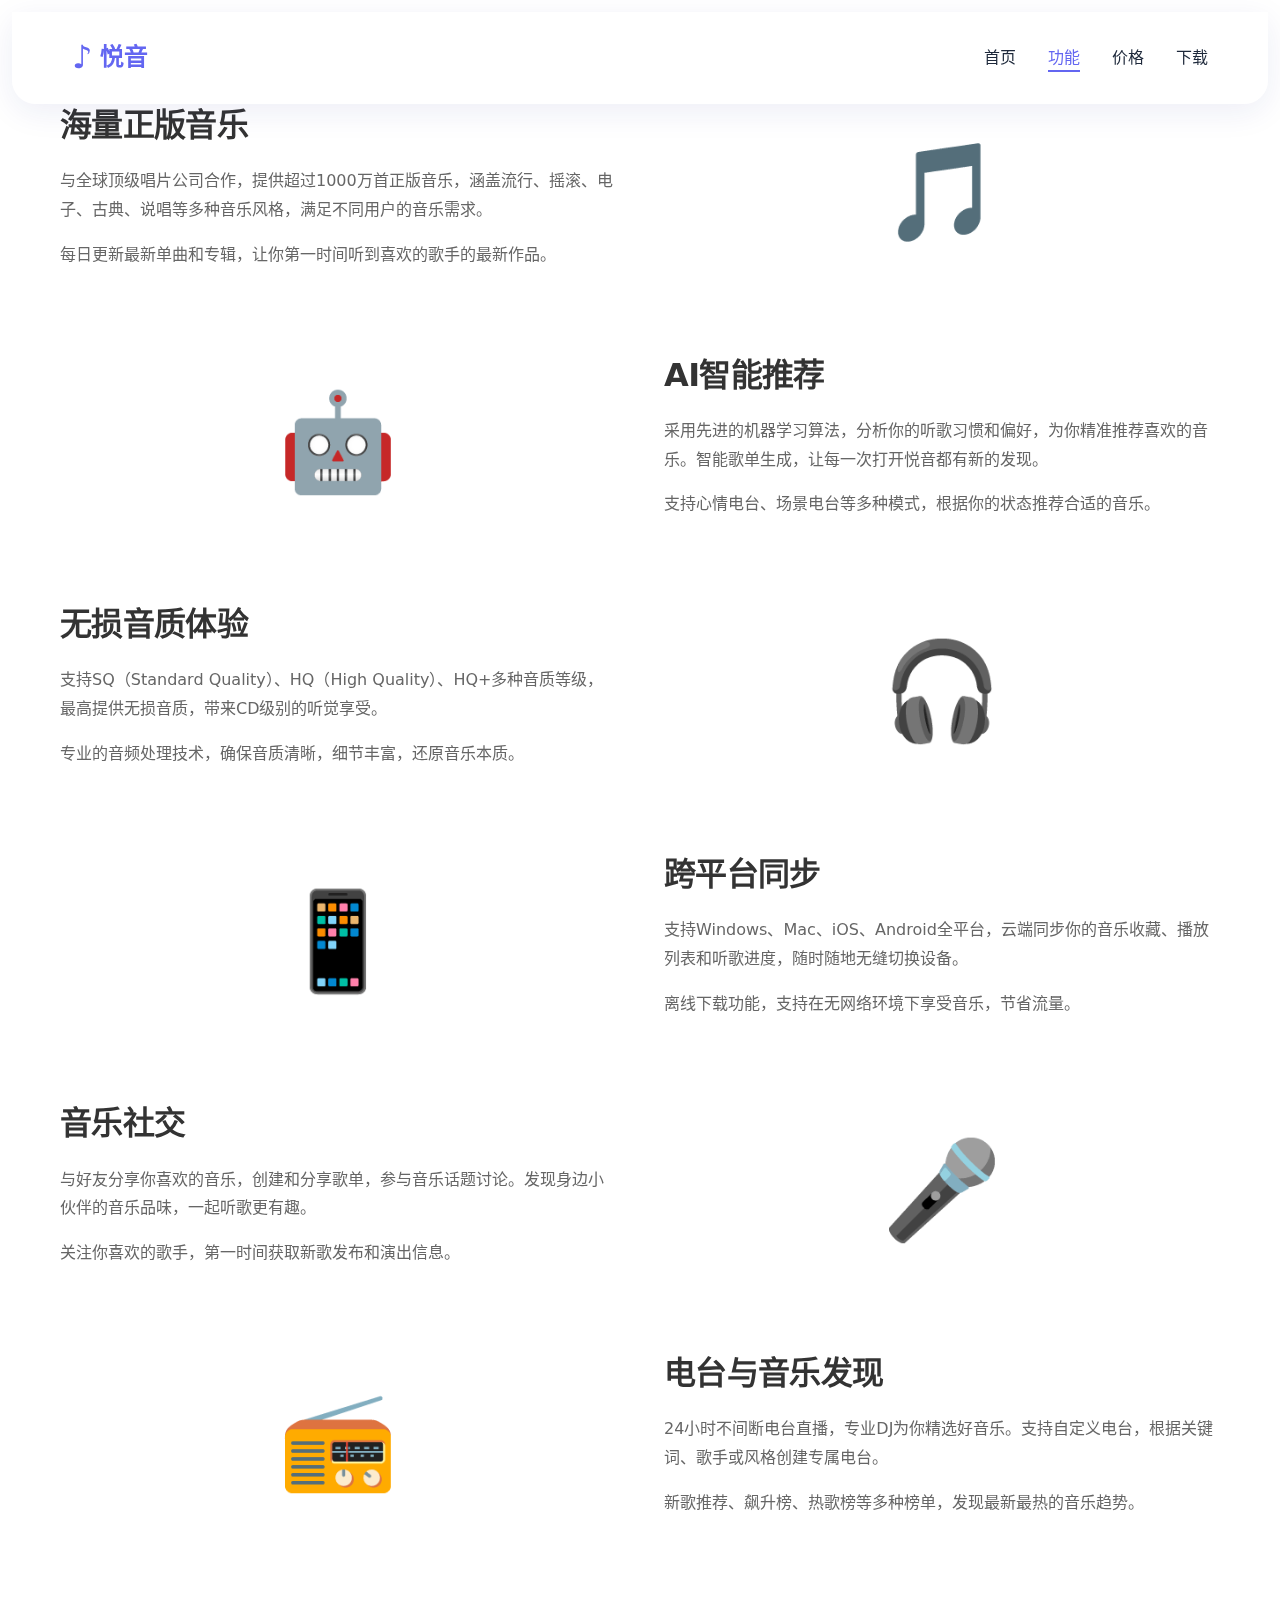
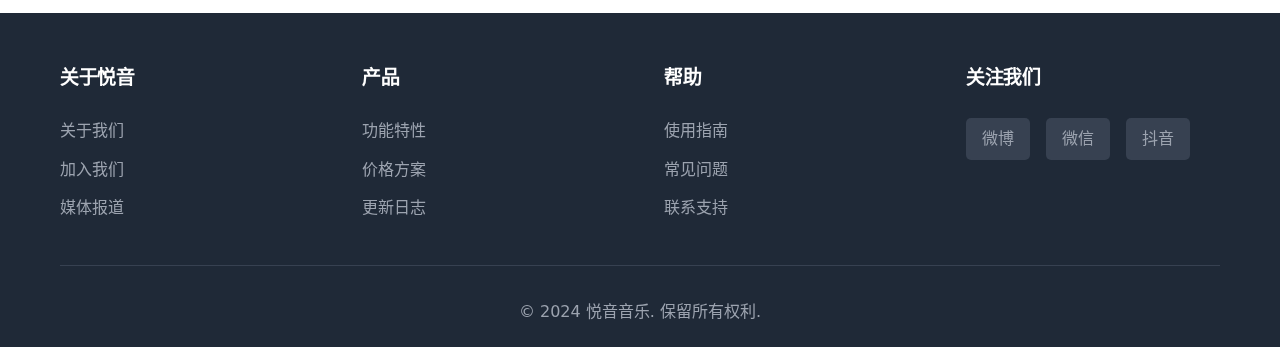
<file: features.html>
<!DOCTYPE html>
<html lang="zh-CN">
<head>
    <meta charset="UTF-8">
    <meta name="viewport" content="width=device-width, initial-scale=1.0">
    <title>功能特性 - 悦音</title>
    <link rel="stylesheet" href="css/main.css">
    <style>
        .feature-detail {
            padding: 100px 0 80px;
            background: white;
        }
        
        .feature-detail-grid {
            display: grid;
            gap: 4rem;
        }
        
        .feature-detail-item {
            display: grid;
            grid-template-columns: 1fr 1fr;
            gap: 3rem;
            align-items: center;
        }
        
        .feature-detail-item:nth-child(even) {
            direction: rtl;
        }
        
        .feature-detail-item:nth-child(even) > * {
            direction: ltr;
        }
        
        .feature-detail-content h2 {
            font-size: 2rem;
            margin-bottom: 1rem;
            color: #333;
        }
        
        .feature-detail-content p {
            color: #666;
            line-height: 1.8;
            margin-bottom: 1rem;
        }
        
        .feature-detail-icon {
            font-size: 6rem;
            text-align: center;
        }
        
        @media (max-width: 768px) {
            .feature-detail-item {
                grid-template-columns: 1fr;
            }
            
            .feature-detail-item:nth-child(even) {
                direction: ltr;
            }
        }
    </style>
</head>
<body>
    <nav class="navbar" id="navbar">
        <div class="container">
            <div class="logo">
                <span class="logo-icon">♪</span>
                <span class="logo-text">悦音</span>
            </div>
            <ul class="nav-menu">
                <li><a href="index.html">首页</a></li>
                <li><a href="features.html" class="active">功能</a></li>
                <li><a href="pricing.html">价格</a></li>
                <li><a href="index.html#download">下载</a></li>
            </ul>
        </div>
    </nav>

    <section class="feature-detail">
        <div class="container">
            <div class="feature-detail-grid">
                <div class="feature-detail-item">
                    <div class="feature-detail-content">
                        <h2>海量正版音乐</h2>
                        <p>与全球顶级唱片公司合作，提供超过1000万首正版音乐，涵盖流行、摇滚、电子、古典、说唱等多种音乐风格，满足不同用户的音乐需求。</p>
                        <p>每日更新最新单曲和专辑，让你第一时间听到喜欢的歌手的最新作品。</p>
                    </div>
                    <div class="feature-detail-icon">🎵</div>
                </div>
                
                <div class="feature-detail-item">
                    <div class="feature-detail-content">
                        <h2>AI智能推荐</h2>
                        <p>采用先进的机器学习算法，分析你的听歌习惯和偏好，为你精准推荐喜欢的音乐。智能歌单生成，让每一次打开悦音都有新的发现。</p>
                        <p>支持心情电台、场景电台等多种模式，根据你的状态推荐合适的音乐。</p>
                    </div>
                    <div class="feature-detail-icon">🤖</div>
                </div>
                
                <div class="feature-detail-item">
                    <div class="feature-detail-content">
                        <h2>无损音质体验</h2>
                        <p>支持SQ（Standard Quality）、HQ（High Quality）、HQ+多种音质等级，最高提供无损音质，带来CD级别的听觉享受。</p>
                        <p>专业的音频处理技术，确保音质清晰，细节丰富，还原音乐本质。</p>
                    </div>
                    <div class="feature-detail-icon">🎧</div>
                </div>
                
                <div class="feature-detail-item">
                    <div class="feature-detail-content">
                        <h2>跨平台同步</h2>
                        <p>支持Windows、Mac、iOS、Android全平台，云端同步你的音乐收藏、播放列表和听歌进度，随时随地无缝切换设备。</p>
                        <p>离线下载功能，支持在无网络环境下享受音乐，节省流量。</p>
                    </div>
                    <div class="feature-detail-icon">📱</div>
                </div>
                
                <div class="feature-detail-item">
                    <div class="feature-detail-content">
                        <h2>音乐社交</h2>
                        <p>与好友分享你喜欢的音乐，创建和分享歌单，参与音乐话题讨论。发现身边小伙伴的音乐品味，一起听歌更有趣。</p>
                        <p>关注你喜欢的歌手，第一时间获取新歌发布和演出信息。</p>
                    </div>
                    <div class="feature-detail-icon">🎤</div>
                </div>
                
                <div class="feature-detail-item">
                    <div class="feature-detail-content">
                        <h2>电台与音乐发现</h2>
                        <p>24小时不间断电台直播，专业DJ为你精选好音乐。支持自定义电台，根据关键词、歌手或风格创建专属电台。</p>
                        <p>新歌推荐、飙升榜、热歌榜等多种榜单，发现最新最热的音乐趋势。</p>
                    </div>
                    <div class="feature-detail-icon">📻</div>
                </div>
            </div>
        </div>
    </section>

    <footer class="footer">
        <div class="container">
            <div class="footer-content">
                <div class="footer-section">
                    <h3>关于悦音</h3>
                    <ul>
                        <li><a href="about.html">关于我们</a></li>
                        <li><a href="careers.html">加入我们</a></li>
                        <li><a href="press.html">媒体报道</a></li>
                    </ul>
                </div>
                <div class="footer-section">
                    <h3>产品</h3>
                    <ul>
                        <li><a href="features.html">功能特性</a></li>
                        <li><a href="index.html#pricing">价格方案</a></li>
                        <li><a href="updates.html">更新日志</a></li>
                    </ul>
                </div>
                <div class="footer-section">
                    <h3>帮助</h3>
                    <ul>
                        <li><a href="help.html">使用指南</a></li>
                        <li><a href="faq.html">常见问题</a></li>
                        <li><a href="contact.html">联系支持</a></li>
                    </ul>
                </div>
                <div class="footer-section">
                    <h3>关注我们</h3>
                    <div class="social-links">
                        <a href="#" class="social-icon">微博</a>
                        <a href="#" class="social-icon">微信</a>
                        <a href="#" class="social-icon">抖音</a>
                    </div>
                </div>
            </div>
            <div class="footer-bottom">
                <p>&copy; 2024 悦音音乐. 保留所有权利.</p>
            </div>
        </div>
    </footer>

    <script src="js/main.js"></script>
</body>
</html>
</file>
<file: css/main.css>
/* 全局样式 */
* {
    margin: 0;
    padding: 0;
    box-sizing: border-box;
}

body {
    font-family: 'Inter', 'system-ui', -apple-system, BlinkMacSystemFont, 'Segoe UI', 'Microsoft YaHei', sans-serif;
    line-height: 1.6;
    color: #475569;
    background-color: #f8fafc;
    overflow-x: hidden;
    -webkit-font-smoothing: antialiased;
    -moz-osx-font-smoothing: grayscale;
}

p {
    line-height: 1.8;
    color: #475569;
}

h1 {
    font-weight: 800;
    letter-spacing: -0.05em;
    background: linear-gradient(135deg, #667eea 0%, #764ba2 50%, #f093fb 100%);
    -webkit-background-clip: text;
    -webkit-text-fill-color: transparent;
    background-clip: text;
}

h2, h3, h4, h5, h6 {
    font-weight: 700;
    color: #1e293b;
    letter-spacing: -0.02em;
}

.container {
    max-width: 1200px;
    margin: 0 auto;
    padding: 0 20px;
}

/* 导航栏样式 */
.navbar {
    position: fixed;
    top: 0;
    left: 0;
    width: 100%;
    background: rgba(255, 255, 255, 0.6);
    backdrop-filter: blur(30px) saturate(180%);
    -webkit-backdrop-filter: blur(30px) saturate(180%);
    border-bottom: 1px solid rgba(255, 255, 255, 0.5);
    box-shadow: 0 8px 32px 0 rgba(31, 38, 135, 0.08);
    z-index: 1000;
    transition: all 0.4s cubic-bezier(0.4, 0, 0.2, 1);
    margin-top: 12px;
    border-radius: 0 0 24px 24px;
    max-width: calc(100% - 24px);
    left: 12px;
    right: 12px;
}

.navbar.scrolled {
    background: rgba(255, 255, 255, 0.75);
    backdrop-filter: blur(40px) saturate(180%);
    -webkit-backdrop-filter: blur(40px) saturate(180%);
    box-shadow: 0 12px 48px 0 rgba(31, 38, 135, 0.12);
    border-bottom: 1px solid rgba(255, 255, 255, 0.6);
    margin-top: 8px;
}

.navbar .container {
    display: flex;
    justify-content: space-between;
    align-items: center;
    padding: 1.25rem 2rem;
}

.logo {
    display: flex;
    align-items: center;
    font-size: 1.5rem;
    font-weight: bold;
    color: #6366f1;
}

.logo-icon {
    font-size: 2rem;
    margin-right: 0.5rem;
    display: inline-flex;
    align-items: center;
    vertical-align: middle;
}

.logo-icon i {
    color: #6366f1;
    font-size: inherit;
    vertical-align: middle;
}

.nav-menu {
    display: flex;
    list-style: none;
    gap: 2rem;
}

.nav-menu a {
    text-decoration: none;
    color: #1e293b;
    font-weight: 500;
    position: relative;
    transition: all 0.4s cubic-bezier(0.4, 0, 0.2, 1);
}

.nav-menu a:hover,
.nav-menu a.active {
    color: #6366f1;
}

.nav-menu a::after {
    content: '';
    position: absolute;
    width: 0;
    height: 2px;
    bottom: -5px;
    left: 50%;
    transform: translateX(-50%);
    background: #6366f1;
    transition: width 0.3s ease;
}

.nav-menu a:hover::after,
.nav-menu a.active::after {
    width: 100%;
}

/* 汉堡菜单按钮 */
.menu-toggle {
    display: none;
    flex-direction: column;
    justify-content: space-around;
    width: 30px;
    height: 30px;
    background: transparent;
    border: none;
    cursor: pointer;
    padding: 0;
    z-index: 1001;
}

.menu-toggle span {
    width: 100%;
    height: 3px;
    background: #333;
    border-radius: 3px;
    transition: all 0.3s ease;
    transform-origin: center;
}

.menu-toggle.active span:nth-child(1) {
    transform: rotate(45deg) translate(8px, 8px);
}

.menu-toggle.active span:nth-child(2) {
    opacity: 0;
}

.menu-toggle.active span:nth-child(3) {
    transform: rotate(-45deg) translate(8px, -8px);
}

/* Banner轮播区域 - 弥散光感 Mesh Gradient */
.banner {
    position: relative;
    width: 100%;
    height: 600px;
    margin-top: 90px;
    overflow: hidden;
    background: #0a0e27;
    isolation: isolate;
}

.banner::before {
    content: '';
    position: absolute;
    top: -50%;
    left: -20%;
    width: 800px;
    height: 800px;
    background: radial-gradient(circle, rgba(102, 126, 234, 0.4) 0%, transparent 70%);
    border-radius: 50%;
    filter: blur(100px);
    animation: floatLight 20s ease-in-out infinite;
    z-index: 0;
}

.banner::after {
    content: '';
    position: absolute;
    bottom: -30%;
    right: -10%;
    width: 700px;
    height: 700px;
    background: radial-gradient(circle, rgba(118, 75, 162, 0.35) 0%, transparent 70%);
    border-radius: 50%;
    filter: blur(90px);
    animation: floatLight 25s ease-in-out infinite reverse;
    z-index: 0;
}

.banner .mesh-gradient-1 {
    position: absolute;
    top: 20%;
    right: 15%;
    width: 600px;
    height: 600px;
    background: radial-gradient(circle, rgba(240, 147, 251, 0.3) 0%, transparent 70%);
    border-radius: 50%;
    filter: blur(80px);
    animation: floatLight 18s ease-in-out infinite;
    z-index: 0;
}

.banner .mesh-gradient-2 {
    position: absolute;
    bottom: 10%;
    left: 10%;
    width: 500px;
    height: 500px;
    background: radial-gradient(circle, rgba(35, 166, 213, 0.25) 0%, transparent 70%);
    border-radius: 50%;
    filter: blur(85px);
    animation: floatLight 22s ease-in-out infinite reverse;
    z-index: 0;
}

@keyframes floatLight {
    0%, 100% {
        transform: translate(0, 0) scale(1);
    }
    33% {
        transform: translate(30px, -30px) scale(1.1);
    }
    66% {
        transform: translate(-20px, 20px) scale(0.9);
    }
}

.carousel {
    position: relative;
    width: 100%;
    height: 100%;
    z-index: 1;
}

.carousel-item {
    position: absolute;
    width: 100%;
    height: 100%;
    opacity: 0;
    transition: opacity 1s ease-in-out;
    background-image: url('../res/bg1.jpg');
    background-size: cover;
    background-position: center;
    background-repeat: no-repeat;
    z-index: 1;
}

.carousel-item::before {
    content: '';
    position: absolute;
    top: 0;
    left: 0;
    width: 100%;
    height: 100%;
    background: rgba(0, 0, 0, 0.4);
    z-index: 1;
}

.carousel-item.active {
    opacity: 1;
}

.carousel-item:nth-child(2) {
    background-image: url('../res/bg2.jpg');
}

.carousel-item:nth-child(3) {
    background-image: url('../res/bg3.png');
}

.carousel-content {
    position: absolute;
    top: 50%;
    left: 50%;
    transform: translate(-50%, -50%);
    text-align: center;
    color: white;
    z-index: 2;
}

.carousel-content h1 {
    font-size: clamp(2.5rem, 8vw, 4.5rem);
    font-weight: 800;
    letter-spacing: -0.05em;
    margin-bottom: 1.5rem;
    animation: slideInDown 0.8s ease;
    text-shadow: 0 4px 20px rgba(0, 0, 0, 0.3);
    line-height: 1.1;
}

.carousel-content p {
    font-size: 1.5rem;
    margin-bottom: 2.5rem;
    animation: slideInUp 0.8s ease;
    color: rgba(255, 255, 255, 0.9);
    font-weight: 400;
}

.btn-primary {
    padding: 1rem 2.5rem;
    font-size: 1.1rem;
    font-weight: 600;
    background: rgba(255, 255, 255, 0.9);
    backdrop-filter: blur(10px);
    -webkit-backdrop-filter: blur(10px);
    color: #6366f1;
    border: 1px solid rgba(255, 255, 255, 0.5);
    border-radius: 50px;
    cursor: pointer;
    transition: all 0.4s cubic-bezier(0.4, 0, 0.2, 1);
    animation: fadeIn 1s ease;
    box-shadow: 0 4px 15px rgba(99, 102, 241, 0.2);
    position: relative;
    overflow: hidden;
}

.btn-primary::before {
    content: '';
    position: absolute;
    top: 50%;
    left: 50%;
    width: 0;
    height: 0;
    border-radius: 50%;
    background: rgba(255, 255, 255, 0.5);
    transform: translate(-50%, -50%);
    transition: width 0.6s ease, height 0.6s ease;
}

.btn-primary:hover::before {
    width: 300px;
    height: 300px;
}

.btn-primary:hover {
    background: rgba(255, 255, 255, 1);
    box-shadow: 0 0 30px rgba(99, 102, 241, 0.6), 0 0 60px rgba(99, 102, 241, 0.4), 0 8px 25px rgba(99, 102, 241, 0.3);
    transform: translateY(-2px) scale(1.02);
    border-color: rgba(255, 255, 255, 0.8);
}

.btn-primary:active {
    transform: translateY(0) scale(0.98);
}

.carousel-controls {
    position: absolute;
    top: 50%;
    transform: translateY(-50%);
    width: 100%;
    display: flex;
    justify-content: space-between;
    padding: 0 2rem;
    z-index: 10;
    pointer-events: none;
}

.carousel-btn {
    background: rgba(255, 255, 255, 0.2);
    backdrop-filter: blur(10px);
    -webkit-backdrop-filter: blur(10px);
    border: 1px solid rgba(255, 255, 255, 0.3);
    width: 50px;
    height: 50px;
    border-radius: 50%;
    font-size: 1.5rem;
    color: white;
    cursor: pointer;
    transition: all 0.4s cubic-bezier(0.4, 0, 0.2, 1);
    user-select: none;
    -webkit-user-select: none;
    -moz-user-select: none;
    -ms-user-select: none;
    pointer-events: auto !important;
    touch-action: manipulation;
    z-index: 11;
    position: relative;
    display: flex;
    align-items: center;
    justify-content: center;
}

.carousel-btn:hover {
    background: rgba(255, 255, 255, 0.35);
    border-color: rgba(255, 255, 255, 0.5);
    transform: scale(1.1);
    box-shadow: 0 8px 24px rgba(255, 255, 255, 0.2);
}

.carousel-btn i {
    font-size: inherit;
    color: inherit;
    vertical-align: middle;
}

.carousel-btn:hover {
    background: rgba(255, 255, 255, 0.5);
    transform: scale(1.1);
}

.carousel-btn:active {
    transform: scale(0.95);
    transition: transform 0.05s ease;
}

.carousel-dots {
    position: absolute;
    bottom: 30px;
    left: 50%;
    transform: translateX(-50%);
    display: flex;
    gap: 10px;
    z-index: 10;
    pointer-events: none;
}

.dot {
    width: 12px;
    height: 12px;
    border-radius: 50%;
    background: rgba(255, 255, 255, 0.5);
    cursor: pointer;
    transition: all 0.3s ease;
    pointer-events: auto;
    position: relative;
    z-index: 11;
}

.dot.active {
    background: white;
    transform: scale(1.3);
}

/* 动画效果 */
@keyframes slideInDown {
    from {
        opacity: 0;
        transform: translateY(-30px);
    }
    to {
        opacity: 1;
        transform: translateY(0);
    }
}

@keyframes slideInUp {
    from {
        opacity: 0;
        transform: translateY(30px);
    }
    to {
        opacity: 1;
        transform: translateY(0);
    }
}

@keyframes fadeIn {
    from {
        opacity: 0;
    }
    to {
        opacity: 1;
    }
}

/* 核心功能展示 */
.features {
    padding: 80px 0;
    background: transparent;
}

.section-title {
    text-align: center;
    font-size: 2.5rem;
    margin-bottom: 3rem;
    color: #333;
}

.features-grid {
    display: grid;
    grid-template-columns: repeat(4, 1fr);
    gap: 1.5rem;
}

.feature-card:nth-child(1) {
    grid-column: span 2;
    grid-row: span 2;
    padding: 3rem;
}

.feature-card:nth-child(4) {
    grid-column: span 2;
}

.feature-card {
    background: rgba(255, 255, 255, 0.7);
    backdrop-filter: blur(20px) saturate(180%);
    -webkit-backdrop-filter: blur(20px) saturate(180%);
    padding: 2.5rem;
    border-radius: 24px;
    text-align: center;
    transition: all 0.4s cubic-bezier(0.4, 0, 0.2, 1);
    border: 1px solid rgba(255, 255, 255, 0.5);
    box-shadow: 0 8px 32px rgba(99, 102, 241, 0.1);
    position: relative;
    overflow: hidden;
}

.feature-card::before {
    content: '';
    position: absolute;
    top: 0;
    left: 0;
    right: 0;
    height: 1px;
    background: linear-gradient(90deg, transparent, rgba(255, 255, 255, 0.8), transparent);
    opacity: 0;
    transition: opacity 0.4s ease;
}

.feature-card:hover {
    transform: translateY(-5px);
    background: rgba(255, 255, 255, 0.85);
    backdrop-filter: blur(25px) saturate(180%);
    -webkit-backdrop-filter: blur(25px) saturate(180%);
    border: 1px solid rgba(255, 255, 255, 0.7);
    box-shadow: 0 16px 48px rgba(99, 102, 241, 0.2);
}

.feature-card:hover::before {
    opacity: 1;
}

.feature-icon {
    font-size: 3.5rem;
    margin-bottom: 1rem;
    display: inline-flex;
    align-items: center;
    justify-content: center;
    color: #6366f1;
}

.feature-icon i {
    font-size: inherit;
    vertical-align: middle;
}

.feature-card h3 {
    font-size: 1.5rem;
    margin-bottom: 1rem;
    color: #333;
}

.feature-card p {
    color: #666;
    line-height: 1.8;
}

/* Mood Playlists */
.mood-playlists {
    padding: 100px 0;
    background: transparent;
    overflow: hidden;
}

.playlists-scroll {
    display: grid;
    grid-template-columns: repeat(auto-fit, minmax(280px, 1fr));
    gap: 2rem;
    margin-top: 3rem;
}

.playlist-card {
    position: relative;
    height: 400px;
    border-radius: 24px;
    overflow: hidden;
    cursor: pointer;
    transition: all 0.4s cubic-bezier(0.4, 0, 0.2, 1);
    background: rgba(255, 255, 255, 0.7);
    backdrop-filter: blur(20px) saturate(180%);
    -webkit-backdrop-filter: blur(20px) saturate(180%);
    border: 1px solid rgba(255, 255, 255, 0.5);
    box-shadow: 0 8px 32px rgba(99, 102, 241, 0.1);
}

.playlist-bg {
    position: absolute;
    top: 0;
    left: 0;
    right: 0;
    bottom: 0;
    background-size: cover;
    background-position: center;
    transition: transform 0.6s cubic-bezier(0.4, 0, 0.2, 1);
    opacity: 0.8;
}

.playlist-card:hover .playlist-bg {
    transform: scale(1.1);
    opacity: 1;
}

.playlist-content {
    position: relative;
    z-index: 2;
    height: 100%;
    display: flex;
    flex-direction: column;
    align-items: center;
    justify-content: center;
    padding: 2rem;
    text-align: center;
    color: white;
}

.playlist-content h3 {
    font-size: 3.5rem;
    font-weight: 800;
    letter-spacing: -0.05em;
    margin-bottom: 0.5rem;
    text-shadow: 0 4px 20px rgba(0, 0, 0, 0.3);
    color: white;
}

.playlist-content p {
    font-size: 1.2rem;
    font-weight: 500;
    opacity: 0.9;
    color: white;
    margin-bottom: 2rem;
}

.playlist-play-btn {
    width: 70px;
    height: 70px;
    border-radius: 50%;
    background: rgba(255, 255, 255, 0.9);
    backdrop-filter: blur(10px);
    border: 2px solid rgba(255, 255, 255, 0.5);
    color: #6366f1;
    font-size: 1.8rem;
    cursor: pointer;
    display: flex;
    align-items: center;
    justify-content: center;
    transition: all 0.4s cubic-bezier(0.4, 0, 0.2, 1);
    box-shadow: 0 8px 32px rgba(0, 0, 0, 0.2);
    opacity: 0;
    transform: scale(0.8);
}

.playlist-card:hover .playlist-play-btn {
    opacity: 1;
    transform: scale(1);
}

.playlist-play-btn:hover {
    transform: scale(1.1);
    box-shadow: 0 0 40px rgba(255, 255, 255, 0.6);
    background: rgba(255, 255, 255, 1);
}

/* 价格方案 */
.pricing {
    padding: 80px 0;
    background: transparent;
}

/* 月付/年付切换开关 */
.pricing-toggle-container {
    display: flex;
    justify-content: center;
    align-items: center;
    gap: 1rem;
    margin-bottom: 3rem;
    background: rgba(255, 255, 255, 0.7);
    backdrop-filter: blur(20px) saturate(180%);
    -webkit-backdrop-filter: blur(20px) saturate(180%);
    border: 1px solid rgba(255, 255, 255, 0.5);
    border-radius: 50px;
    padding: 0.5rem 1.5rem;
    box-shadow: 0 4px 16px rgba(99, 102, 241, 0.1);
}

.toggle-label {
    font-size: 0.9rem;
    color: #64748b;
    cursor: pointer;
    transition: color 0.3s ease;
    user-select: none;
    font-weight: 500;
}

.toggle-label.active {
    color: #6366f1;
    font-weight: 600;
}

.save-badge {
    color: #10b981;
    font-weight: 600;
}

.toggle-switch {
    position: relative;
    display: inline-block;
    width: 60px;
    height: 30px;
}

.toggle-switch input {
    opacity: 0;
    width: 0;
    height: 0;
}

.slider {
    position: absolute;
    cursor: pointer;
    top: 0;
    left: 0;
    right: 0;
    bottom: 0;
    background-color: #e2e8f0;
    transition: 0.3s;
    border-radius: 30px;
}

.slider:before {
    position: absolute;
    content: "";
    height: 24px;
    width: 24px;
    left: 3px;
    bottom: 3px;
    background-color: white;
    transition: 0.3s;
    border-radius: 50%;
    box-shadow: 0 2px 4px rgba(0, 0, 0, 0.2);
}

.toggle-switch input:checked + .slider {
    background-color: #6366f1;
}

.toggle-switch input:checked + .slider:before {
    transform: translateX(30px);
}

.slider.round {
    border-radius: 30px;
}

.slider.round:before {
    border-radius: 50%;
}

.yearly-equivalent {
    font-size: 0.85rem;
    color: #10b981;
    margin-top: 0.5rem;
    font-weight: 500;
}

/* FAQ 常见问题 */
.faq-section {
    padding: 80px 0;
    background: transparent;
}

.faq-list {
    max-width: 800px;
    margin: 0 auto;
}

.faq-item {
    background: rgba(255, 255, 255, 0.7);
    backdrop-filter: blur(20px) saturate(180%);
    -webkit-backdrop-filter: blur(20px) saturate(180%);
    border: 1px solid rgba(255, 255, 255, 0.5);
    border-radius: 16px;
    margin-bottom: 1rem;
    overflow: hidden;
    transition: all 0.3s ease;
    box-shadow: 0 4px 16px rgba(99, 102, 241, 0.08);
}

.faq-item:hover {
    box-shadow: 0 8px 24px rgba(99, 102, 241, 0.12);
}

.faq-question {
    display: flex;
    justify-content: space-between;
    align-items: center;
    padding: 1.5rem;
    cursor: pointer;
    user-select: none;
    font-weight: 600;
    color: #1e293b;
}

.faq-question i {
    font-size: 1.2rem;
    color: #6366f1;
    transition: transform 0.3s ease;
}

.faq-item.active .faq-question i {
    transform: rotate(180deg);
}

.faq-answer {
    max-height: 0;
    overflow: hidden;
    transition: max-height 0.3s ease, padding 0.3s ease;
    padding: 0 1.5rem;
}

.faq-item.active .faq-answer {
    max-height: 500px;
    padding: 0 1.5rem 1.5rem;
}

.faq-answer p {
    color: #64748b;
    line-height: 1.8;
    margin: 0;
}

.pricing-grid {
    display: grid;
    grid-template-columns: repeat(auto-fit, minmax(280px, 1fr));
    gap: 2rem;
    margin-top: 2rem;
}

.price-card {
    background: rgba(255, 255, 255, 0.7);
    backdrop-filter: blur(20px) saturate(180%);
    -webkit-backdrop-filter: blur(20px) saturate(180%);
    border: 1px solid rgba(255, 255, 255, 0.5);
    border-radius: 24px;
    padding: 3.5rem 2.5rem;
    text-align: center;
    position: relative;
    transition: all 0.4s cubic-bezier(0.4, 0, 0.2, 1);
    box-shadow: 0 8px 32px rgba(99, 102, 241, 0.1);
    overflow: visible;
}

.price-card::before {
    content: '';
    position: absolute;
    top: 0;
    left: 0;
    right: 0;
    height: 1px;
    background: linear-gradient(90deg, transparent, rgba(255, 255, 255, 0.8), transparent);
    opacity: 0;
    transition: opacity 0.4s ease;
}

.price-card:hover {
    transform: translateY(-5px);
    background: rgba(255, 255, 255, 0.85);
    backdrop-filter: blur(25px) saturate(180%);
    -webkit-backdrop-filter: blur(25px) saturate(180%);
    border: 1px solid rgba(255, 255, 255, 0.7);
    box-shadow: 0 16px 48px rgba(99, 102, 241, 0.2);
}

.price-card:hover::before {
    opacity: 1;
}

.price-card.featured {
    border-color: rgba(99, 102, 241, 0.3);
    background: rgba(255, 255, 255, 0.75);
    box-shadow: 0 12px 40px rgba(99, 102, 241, 0.15);
    z-index: 10;
    transform: scale(1.05);
}

.price-card.featured:hover {
    box-shadow: 0 20px 60px rgba(99, 102, 241, 0.25);
    z-index: 11;
}

.price-badge {
    position: absolute;
    top: -20px;
    left: 50%;
    transform: translateX(-50%);
    background: linear-gradient(135deg, #667eea 0%, #764ba2 100%);
    color: white;
    padding: 0.5rem 1.5rem;
    border-radius: 20px;
    font-weight: bold;
    font-size: 0.9rem;
    z-index: 12;
}

.price-header h3 {
    font-size: 1.5rem;
    margin-bottom: 1rem;
    color: #333;
}

.price-amount {
    display: flex;
    align-items: baseline;
    justify-content: center;
    gap: 4px;
    margin-bottom: 2rem;
}

.currency {
    font-size: 1.5rem;
    color: #666;
    line-height: 1;
}

.amount {
    font-size: 3rem;
    font-weight: bold;
    color: #6366f1;
    line-height: 1.2;
}

.period {
    font-size: 1.5rem;
    color: #666;
    line-height: 1;
}

.price-features {
    list-style: none;
    text-align: left;
    margin-bottom: 2rem;
}

.price-features li {
    padding: 0.8rem 0;
    color: #555;
    border-bottom: 1px solid #f0f0f0;
    display: flex;
    align-items: center;
    gap: 0.5rem;
}

.price-features li i {
    font-size: 1.2rem;
    vertical-align: middle;
    flex-shrink: 0;
}

.price-features li i.ri-check-line {
    color: #10b981;
}

.price-features li i.ri-close-line {
    color: #ef4444;
}

.price-features li:last-child {
    border-bottom: none;
}

.btn-price {
    width: 100%;
    padding: 1rem;
    font-size: 1.1rem;
    font-weight: 600;
    background: linear-gradient(135deg, #667eea 0%, #764ba2 100%);
    color: white;
    border: 1px solid rgba(255, 255, 255, 0.3);
    border-radius: 50px;
    cursor: pointer;
    transition: all 0.4s cubic-bezier(0.4, 0, 0.2, 1);
    box-shadow: 0 4px 15px rgba(102, 126, 234, 0.3);
    position: relative;
    overflow: hidden;
}

.btn-price::before {
    content: '';
    position: absolute;
    top: 0;
    left: -100%;
    width: 100%;
    height: 100%;
    background: linear-gradient(90deg, transparent, rgba(255, 255, 255, 0.4), transparent);
    transition: left 0.6s cubic-bezier(0.4, 0, 0.2, 1);
}

.btn-price::after {
    content: '';
    position: absolute;
    top: 50%;
    left: 50%;
    width: 0;
    height: 0;
    border-radius: 50%;
    background: rgba(255, 255, 255, 0.3);
    transform: translate(-50%, -50%);
    transition: width 0.6s ease, height 0.6s ease;
}

.btn-price:hover::before {
    left: 100%;
}

.btn-price:hover::after {
    width: 300px;
    height: 300px;
}

.btn-price:hover {
    box-shadow: 0 0 30px rgba(102, 126, 234, 0.7), 0 0 60px rgba(118, 75, 162, 0.5), 0 8px 25px rgba(102, 126, 234, 0.4);
    transform: translateY(-2px) scale(1.02);
    border-color: rgba(255, 255, 255, 0.5);
}

.btn-price:active {
    transform: translateY(0) scale(0.98);
}

/* 用户评价 */
.testimonials {
    padding: 80px 0;
    background: transparent;
}

.testimonials-grid {
    display: grid;
    grid-template-columns: repeat(auto-fit, minmax(300px, 1fr));
    gap: 2rem;
}

.testimonial-card {
    background: rgba(255, 255, 255, 0.7);
    backdrop-filter: blur(20px) saturate(180%);
    -webkit-backdrop-filter: blur(20px) saturate(180%);
    padding: 2.5rem;
    border-radius: 24px;
    border: 1px solid rgba(255, 255, 255, 0.5);
    box-shadow: 0 8px 32px rgba(99, 102, 241, 0.1);
    transition: all 0.4s cubic-bezier(0.4, 0, 0.2, 1);
    position: relative;
    overflow: hidden;
}

.testimonial-card::before {
    content: '';
    position: absolute;
    top: 0;
    left: 0;
    right: 0;
    height: 1px;
    background: linear-gradient(90deg, transparent, rgba(255, 255, 255, 0.8), transparent);
    opacity: 0;
    transition: opacity 0.4s ease;
}

.testimonial-card:hover {
    transform: translateY(-5px);
    background: rgba(255, 255, 255, 0.85);
    backdrop-filter: blur(25px) saturate(180%);
    -webkit-backdrop-filter: blur(25px) saturate(180%);
    border: 1px solid rgba(255, 255, 255, 0.7);
    box-shadow: 0 16px 48px rgba(99, 102, 241, 0.2);
}

.testimonial-card:hover::before {
    opacity: 1;
}

.testimonial-header {
    display: flex;
    align-items: center;
    margin-bottom: 1.5rem;
}

.avatar {
    width: 50px;
    height: 50px;
    border-radius: 50%;
    background: linear-gradient(135deg, #667eea 0%, #764ba2 100%);
    color: white;
    display: flex;
    align-items: center;
    justify-content: center;
    font-size: 1.5rem;
    font-weight: bold;
    margin-right: 1rem;
}

.user-info h4 {
    margin-bottom: 0.3rem;
    color: #333;
}

.user-info p {
    color: #666;
    font-size: 0.9rem;
}

.testimonial-content p {
    color: #555;
    line-height: 1.8;
    margin-bottom: 1rem;
}

.rating {
    font-size: 1.2rem;
    display: flex;
    align-items: center;
    gap: 0.2rem;
}

.rating i {
    font-size: inherit;
    vertical-align: middle;
}

.rating i.ri-star-fill {
    color: #fbbf24;
}

.rating i.ri-star-line {
    color: #d1d5db;
}

/* Trusted Partners */
.trusted-partners {
    padding: 100px 0;
    background: transparent;
    overflow: hidden;
}

.partners-scroll {
    margin-top: 3rem;
    overflow: hidden;
    position: relative;
}

.partners-scroll::before,
.partners-scroll::after {
    content: '';
    position: absolute;
    top: 0;
    bottom: 0;
    width: 100px;
    z-index: 2;
    pointer-events: none;
}

.partners-scroll::before {
    left: 0;
    background: linear-gradient(to right, #f8fafc, transparent);
}

.partners-scroll::after {
    right: 0;
    background: linear-gradient(to left, #f8fafc, transparent);
}

.partners-track {
    display: flex;
    gap: 4rem;
    animation: scrollPartners 30s linear infinite;
    will-change: transform;
}

.partner-logo {
    display: flex;
    flex-direction: column;
    align-items: center;
    justify-content: center;
    gap: 1rem;
    min-width: 180px;
    padding: 2rem;
    color: #94a3b8;
    transition: all 0.4s cubic-bezier(0.4, 0, 0.2, 1);
    opacity: 0.6;
}

.partner-logo i {
    font-size: 3rem;
    color: inherit;
}

.partner-logo span {
    font-size: 1rem;
    font-weight: 500;
    letter-spacing: 0.05em;
    text-transform: uppercase;
}

.partner-logo:hover {
    opacity: 1;
    color: #6366f1;
    transform: translateY(-5px);
}

@keyframes scrollPartners {
    0% {
        transform: translateX(0);
    }
    100% {
        transform: translateX(-50%);
    }
}

/* 左下角悬浮播放器 */
.mini-player {
    position: fixed;
    left: 20px;
    bottom: 20px;
    width: 380px;
    height: 80px;
    background: rgba(255, 255, 255, 0.85);
    backdrop-filter: blur(20px) saturate(180%);
    -webkit-backdrop-filter: blur(20px) saturate(180%);
    border: 1px solid rgba(255, 255, 255, 0.5);
    border-radius: 15px;
    box-shadow: 0 8px 32px rgba(0, 0, 0, 0.15);
    display: flex;
    align-items: center;
    padding: 0 15px;
    gap: 12px;
    z-index: 999;
    transform: translateY(150%);
    transition: transform 0.4s cubic-bezier(0.4, 0, 0.2, 1);
}

.mini-player.active {
    transform: translateY(0);
}

.player-cover {
    width: 60px;
    height: 60px;
    border-radius: 8px;
    overflow: hidden;
    flex-shrink: 0;
    position: relative;
}

.player-cover img {
    width: 100%;
    height: 100%;
    object-fit: cover;
    transition: transform 0.3s ease;
}

.mini-player.playing .player-cover img {
    animation: rotateCover 10s linear infinite;
}

@keyframes rotateCover {
    from {
        transform: rotate(0deg);
    }
    to {
        transform: rotate(360deg);
    }
}

.player-info {
    flex: 1;
    min-width: 0;
    display: flex;
    flex-direction: column;
    justify-content: center;
    gap: 4px;
}

.player-title {
    font-size: 14px;
    font-weight: 600;
    color: #1e293b;
    white-space: nowrap;
    overflow: hidden;
    text-overflow: ellipsis;
}

.player-artist {
    font-size: 12px;
    color: #64748b;
    white-space: nowrap;
    overflow: hidden;
    text-overflow: ellipsis;
}

.player-controls {
    display: flex;
    align-items: center;
    gap: 8px;
    flex-shrink: 0;
}

.player-btn {
    width: 36px;
    height: 36px;
    border-radius: 50%;
    border: none;
    background: rgba(99, 102, 241, 0.1);
    color: #6366f1;
    cursor: pointer;
    display: flex;
    align-items: center;
    justify-content: center;
    transition: all 0.3s ease;
    font-size: 18px;
}

.player-btn:hover {
    background: rgba(99, 102, 241, 0.2);
    transform: scale(1.1);
}

.player-btn-play {
    width: 40px;
    height: 40px;
    background: #6366f1;
    color: white;
    font-size: 20px;
}

.player-btn-play:hover {
    background: #4f46e5;
    transform: scale(1.1);
}

/* 热门推荐 */
.hot-recommendations {
    padding: 80px 0;
    background: transparent;
}

.recommendations-header {
    display: flex;
    justify-content: space-between;
    align-items: center;
    margin-bottom: 2rem;
    flex-wrap: wrap;
    gap: 1.5rem;
}

.recommendations-header .section-title {
    margin-bottom: 0;
    font-size: 2.5rem;
    font-weight: 800;
}

.recommendations-tabs {
    display: flex;
    align-items: center;
    gap: 1rem;
    flex-wrap: wrap;
}

.tab-btn {
    padding: 0.5rem 1.2rem;
    border: 1px solid rgba(99, 102, 241, 0.2);
    background: rgba(255, 255, 255, 0.7);
    backdrop-filter: blur(10px);
    border-radius: 20px;
    color: #64748b;
    font-size: 0.9rem;
    cursor: pointer;
    transition: all 0.3s ease;
}

.tab-btn:hover,
.tab-btn.active {
    background: #6366f1;
    color: white;
    border-color: #6366f1;
}

.more-link {
    display: flex;
    align-items: center;
    gap: 0.3rem;
    color: #6366f1;
    text-decoration: none;
    font-size: 0.9rem;
    transition: all 0.3s ease;
}

.more-link:hover {
    gap: 0.5rem;
    color: #4f46e5;
}

.recommendations-grid {
    display: grid;
    grid-template-columns: repeat(4, 1fr);
    gap: 20px;
}

.recommendation-card {
    cursor: pointer;
    transition: all 0.3s ease;
}

.recommendation-card:hover {
    transform: translateY(-5px);
}

.recommendation-cover {
    position: relative;
    width: 100%;
    aspect-ratio: 1;
    border-radius: 8px;
    overflow: hidden;
    margin-bottom: 10px;
    background: #f1f5f9;
}

.recommendation-cover img {
    width: 100%;
    height: 100%;
    object-fit: cover;
    transition: transform 0.3s ease;
}

.recommendation-card:hover .recommendation-cover img {
    transform: scale(1.05);
}

.recommendation-cover::after {
    content: '';
    position: absolute;
    bottom: 0;
    left: 0;
    right: 0;
    height: 40%;
    background: linear-gradient(to top, rgba(0, 0, 0, 0.7), transparent);
    pointer-events: none;
}

.recommendation-stats {
    position: absolute;
    bottom: 8px;
    right: 8px;
    display: flex;
    align-items: center;
    gap: 4px;
    color: white;
    font-size: 12px;
    z-index: 2;
}

.recommendation-stats i {
    font-size: 14px;
}

.recommendation-play-btn {
    position: absolute;
    top: 50%;
    left: 50%;
    transform: translate(-50%, -50%) scale(0.8);
    width: 50px;
    height: 50px;
    border-radius: 50%;
    background: rgba(255, 255, 255, 0.9);
    backdrop-filter: blur(10px);
    border: none;
    color: #6366f1;
    font-size: 24px;
    cursor: pointer;
    display: flex;
    align-items: center;
    justify-content: center;
    opacity: 0;
    transition: all 0.3s ease;
    z-index: 3;
}

.recommendation-card:hover .recommendation-play-btn {
    opacity: 1;
    transform: translate(-50%, -50%) scale(1);
}

.recommendation-title {
    font-size: 14px;
    color: #333;
    line-height: 1.4;
    display: -webkit-box;
    -webkit-line-clamp: 2;
    -webkit-box-orient: vertical;
    overflow: hidden;
    text-overflow: ellipsis;
}

/* 下载区域 */
.download {
    padding: 80px 0;
    background: transparent;
    text-align: center;
}

.section-subtitle {
    font-size: 1.2rem;
    color: #64748b;
    margin-bottom: 3rem;
    text-align: center;
    font-weight: 400;
}

.download-buttons {
    display: flex;
    justify-content: center;
    flex-wrap: wrap;
    gap: 1.5rem;
    margin-bottom: 2rem;
}

.download-btn {
    display: flex;
    align-items: center;
    gap: 1rem;
    padding: 1.5rem 2rem;
    background: rgba(255, 255, 255, 0.7);
    backdrop-filter: blur(20px) saturate(180%);
    -webkit-backdrop-filter: blur(20px) saturate(180%);
    border: 1px solid rgba(255, 255, 255, 0.5);
    border-radius: 20px;
    cursor: pointer;
    transition: all 0.4s cubic-bezier(0.4, 0, 0.2, 1);
    box-shadow: 0 8px 32px rgba(99, 102, 241, 0.1);
}

.download-btn:hover {
    background: rgba(255, 255, 255, 0.85);
    backdrop-filter: blur(25px) saturate(180%);
    -webkit-backdrop-filter: blur(25px) saturate(180%);
    border-color: rgba(255, 255, 255, 0.7);
    transform: translateY(-3px);
    box-shadow: 0 12px 40px rgba(99, 102, 241, 0.2);
}

.download-btn .download-icon {
    font-size: 2.5rem;
    display: inline-flex;
    align-items: center;
    justify-content: center;
}

.download-btn .download-icon i {
    font-size: inherit;
    vertical-align: middle;
}

.download-info {
    display: flex;
    flex-direction: column;
    align-items: flex-start;
}

.download-platform {
    font-size: 1.2rem;
    font-weight: bold;
    color: #333;
}

.download-version {
    font-size: 0.9rem;
    color: #666;
}


/* 页脚 */
.footer {
    background: #1f2937;
    color: white;
    padding: 50px 0 20px;
}

.footer-content {
    display: grid;
    grid-template-columns: repeat(auto-fit, minmax(200px, 1fr));
    gap: 3rem;
    margin-bottom: 2rem;
}

.footer-section h3 {
    margin-bottom: 1.5rem;
    color: white;
    font-size: 1.2rem;
}

.footer-section ul {
    list-style: none;
}

.footer-section ul li {
    margin-bottom: 0.8rem;
}

.footer-section a {
    color: #9ca3af;
    text-decoration: none;
    transition: color 0.3s ease;
}

.footer-section a:hover {
    color: #6366f1;
}

.social-links {
    display: flex;
    gap: 1rem;
}

.social-icon {
    padding: 0.5rem 1rem;
    background: #374151;
    border-radius: 5px;
    transition: all 0.3s ease;
}

.social-icon:hover {
    background: #6366f1;
}

.footer-bottom {
    text-align: center;
    padding-top: 2rem;
    border-top: 1px solid #374151;
}

.footer-bottom p {
    color: #9ca3af;
}

/* 下载按钮波纹效果 */
.download-btn {
    position: relative;
    overflow: hidden;
}

.ripple {
    position: absolute;
    border-radius: 50%;
    background: rgba(99, 102, 241, 0.3);
    transform: scale(0);
    animation: ripple-animation 0.6s ease-out;
    pointer-events: none;
}

@keyframes ripple-animation {
    to {
        transform: scale(4);
        opacity: 0;
    }
}

/* 响应式设计 */
@media (max-width: 768px) {
    /* 显示汉堡菜单按钮 */
    .menu-toggle {
        display: flex;
    }

    /* 移动端菜单背景遮罩 */
    .menu-overlay {
        position: fixed;
        top: 70px;
        left: 0;
        width: 100%;
        height: calc(100vh - 70px);
        background: rgba(0, 0, 0, 0.5);
        opacity: 0;
        visibility: hidden;
        transition: opacity 0.3s ease, visibility 0.3s ease;
        z-index: 999;
    }

    .menu-overlay.active {
        opacity: 1;
        visibility: visible;
    }

    /* 移动端菜单样式 */
    .nav-menu {
        position: fixed;
        top: 70px;
        right: -100%;
        width: 280px;
        height: calc(100vh - 70px);
        background: rgba(255, 255, 255, 0.98);
        backdrop-filter: blur(10px);
        flex-direction: column;
        align-items: flex-start;
        justify-content: flex-start;
        padding: 2rem 1.5rem;
        gap: 0;
        box-shadow: -2px 0 10px rgba(0, 0, 0, 0.1);
        transition: right 0.3s ease;
        z-index: 1000;
        overflow-y: auto;
    }

    .nav-menu.active {
        right: 0;
    }

    .nav-menu li {
        width: 100%;
        margin-bottom: 1rem;
    }

    .nav-menu a {
        display: block;
        padding: 1rem 0;
        font-size: 1.1rem;
        border-bottom: 1px solid rgba(0, 0, 0, 0.1);
    }

    .nav-menu a::after {
        display: none;
    }

    .nav-menu a:hover,
    .nav-menu a.active {
        color: #6366f1;
        padding-left: 1rem;
        transition: all 0.3s ease;
    }

    .banner {
        height: 400px;
    }

    .carousel-content h1 {
        font-size: 2rem;
    }

    .carousel-content p {
        font-size: 1rem;
    }

    .section-title {
        font-size: 2rem;
    }

    .playlists-scroll {
        grid-template-columns: 1fr;
        gap: 1.5rem;
    }
    
    .playlist-card {
        height: 300px;
    }
    
    .playlist-content h3 {
        font-size: 2.5rem;
    }
    
    .partners-track {
        gap: 2rem;
    }
    
    .partner-logo {
        min-width: 140px;
        padding: 1.5rem;
    }
    
    .partner-logo i {
        font-size: 2rem;
    }
    
    .features-grid {
        grid-template-columns: 1fr;
    }
    
    .feature-card:nth-child(1),
    .feature-card:nth-child(4) {
        grid-column: span 1;
        grid-row: span 1;
    }
    
    .pricing-grid,
    .testimonials-grid {
        grid-template-columns: 1fr;
    }

    .download-buttons {
        flex-direction: column;
        align-items: center;
    }

    .download-btn {
        width: 100%;
        max-width: 300px;
    }
    
    .recommendations-header {
        flex-direction: column;
        align-items: flex-start;
    }
    
    .recommendations-grid {
        grid-template-columns: repeat(2, 1fr);
        gap: 15px;
    }
    
    .mini-player {
        width: calc(100% - 40px);
        left: 20px;
        right: 20px;
    }
}

@media (max-width: 480px) {
    .navbar .container {
        padding: 0.5rem 20px;
    }

    .logo {
        font-size: 1.2rem;
    }

    .menu-overlay {
        top: 60px;
        height: calc(100vh - 60px);
    }

    .nav-menu {
        width: 100%;
        right: -100%;
        top: 60px;
        height: calc(100vh - 60px);
    }

    .banner {
        height: 300px;
        margin-top: 120px;
    }

    .carousel-content h1 {
        font-size: 1.5rem;
    }

    .carousel-controls {
        padding: 0 1rem;
    }

    .carousel-btn {
        width: 40px;
        height: 40px;
        font-size: 1rem;
    }
    
    .playlists-scroll {
        grid-template-columns: 1fr;
    }
    
    .playlist-card {
        height: 250px;
    }
    
    .playlist-content h3 {
        font-size: 2rem;
    }
    
    .partners-track {
        gap: 1.5rem;
    }
    
    .partner-logo {
        min-width: 120px;
        padding: 1rem;
    }
    
    .partner-logo i {
        font-size: 1.5rem;
    }
    
    .partner-logo span {
        font-size: 0.85rem;
    }
    
    .recommendations-grid {
        grid-template-columns: 1fr;
        gap: 15px;
    }
    
    .recommendations-header .section-title {
        font-size: 2rem;
    }
    
    .mini-player {
        width: calc(100% - 20px);
        height: 70px;
        padding: 0 12px;
    }
    
    .player-cover {
        width: 50px;
        height: 50px;
    }
    
    .player-title {
        font-size: 13px;
    }
    
    .player-artist {
        font-size: 11px;
    }
    
    .player-btn {
        width: 32px;
        height: 32px;
        font-size: 16px;
    }
    
    .player-btn-play {
        width: 36px;
        height: 36px;
        font-size: 18px;
    }
}
</file>
